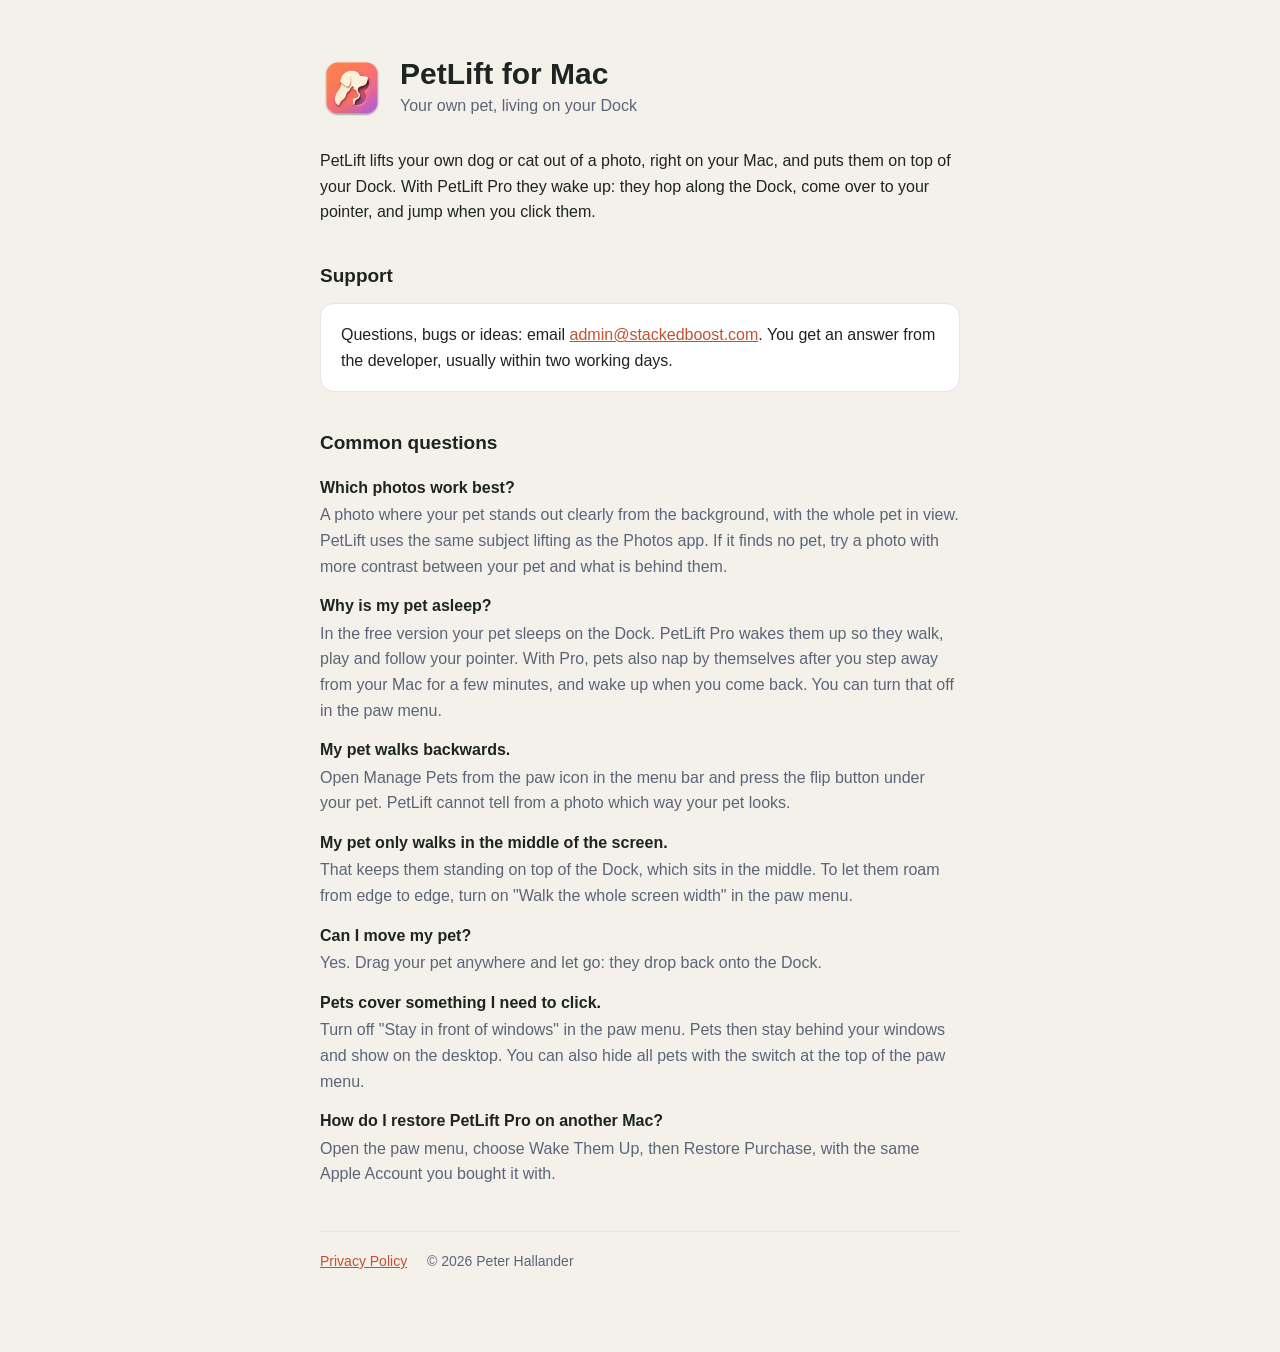
<file: index.html>
<!doctype html>
<html lang="en">
<head>
<meta charset="utf-8">
<meta name="viewport" content="width=device-width,initial-scale=1">
<title>PetLift for Mac: Your Own Pet on Your Dock</title>
<meta name="description" content="PetLift lifts your own dog or cat out of a photo and lets them live on your Mac's Dock. Support and contact.">
<link rel="icon" href="icon.png">
<link rel="stylesheet" href="style.css">
</head>
<body>
<main>
<header>
  <img src="icon.png" alt="">
  <div>
    <h1>PetLift for Mac</h1>
    <p class="sub">Your own pet, living on your Dock</p>
  </div>
</header>

<p>PetLift lifts your own dog or cat out of a photo, right on your Mac, and puts them on top of your Dock. With PetLift Pro they wake up: they hop along the Dock, come over to your pointer, and jump when you click them.</p>

<h2>Support</h2>
<div class="card">
  <p style="margin:0">Questions, bugs or ideas: email <a href="mailto:admin@stackedboost.com?subject=PetLift%20for%20Mac">admin@stackedboost.com</a>. You get an answer from the developer, usually within two working days.</p>
</div>

<h2>Common questions</h2>
<dl>
  <dt>Which photos work best?</dt>
  <dd>A photo where your pet stands out clearly from the background, with the whole pet in view. PetLift uses the same subject lifting as the Photos app. If it finds no pet, try a photo with more contrast between your pet and what is behind them.</dd>
  <dt>Why is my pet asleep?</dt>
  <dd>In the free version your pet sleeps on the Dock. PetLift Pro wakes them up so they walk, play and follow your pointer. With Pro, pets also nap by themselves after you step away from your Mac for a few minutes, and wake up when you come back. You can turn that off in the paw menu.</dd>
  <dt>My pet walks backwards.</dt>
  <dd>Open Manage Pets from the paw icon in the menu bar and press the flip button under your pet. PetLift cannot tell from a photo which way your pet looks.</dd>
  <dt>My pet only walks in the middle of the screen.</dt>
  <dd>That keeps them standing on top of the Dock, which sits in the middle. To let them roam from edge to edge, turn on "Walk the whole screen width" in the paw menu.</dd>
  <dt>Can I move my pet?</dt>
  <dd>Yes. Drag your pet anywhere and let go: they drop back onto the Dock.</dd>
  <dt>Pets cover something I need to click.</dt>
  <dd>Turn off "Stay in front of windows" in the paw menu. Pets then stay behind your windows and show on the desktop. You can also hide all pets with the switch at the top of the paw menu.</dd>
  <dt>How do I restore PetLift Pro on another Mac?</dt>
  <dd>Open the paw menu, choose Wake Them Up, then Restore Purchase, with the same Apple Account you bought it with.</dd>
</dl>

<nav><a href="privacy.html">Privacy Policy</a> <span>© 2026 Peter Hallander</span></nav>
</main>
</body>
</html>
</file>
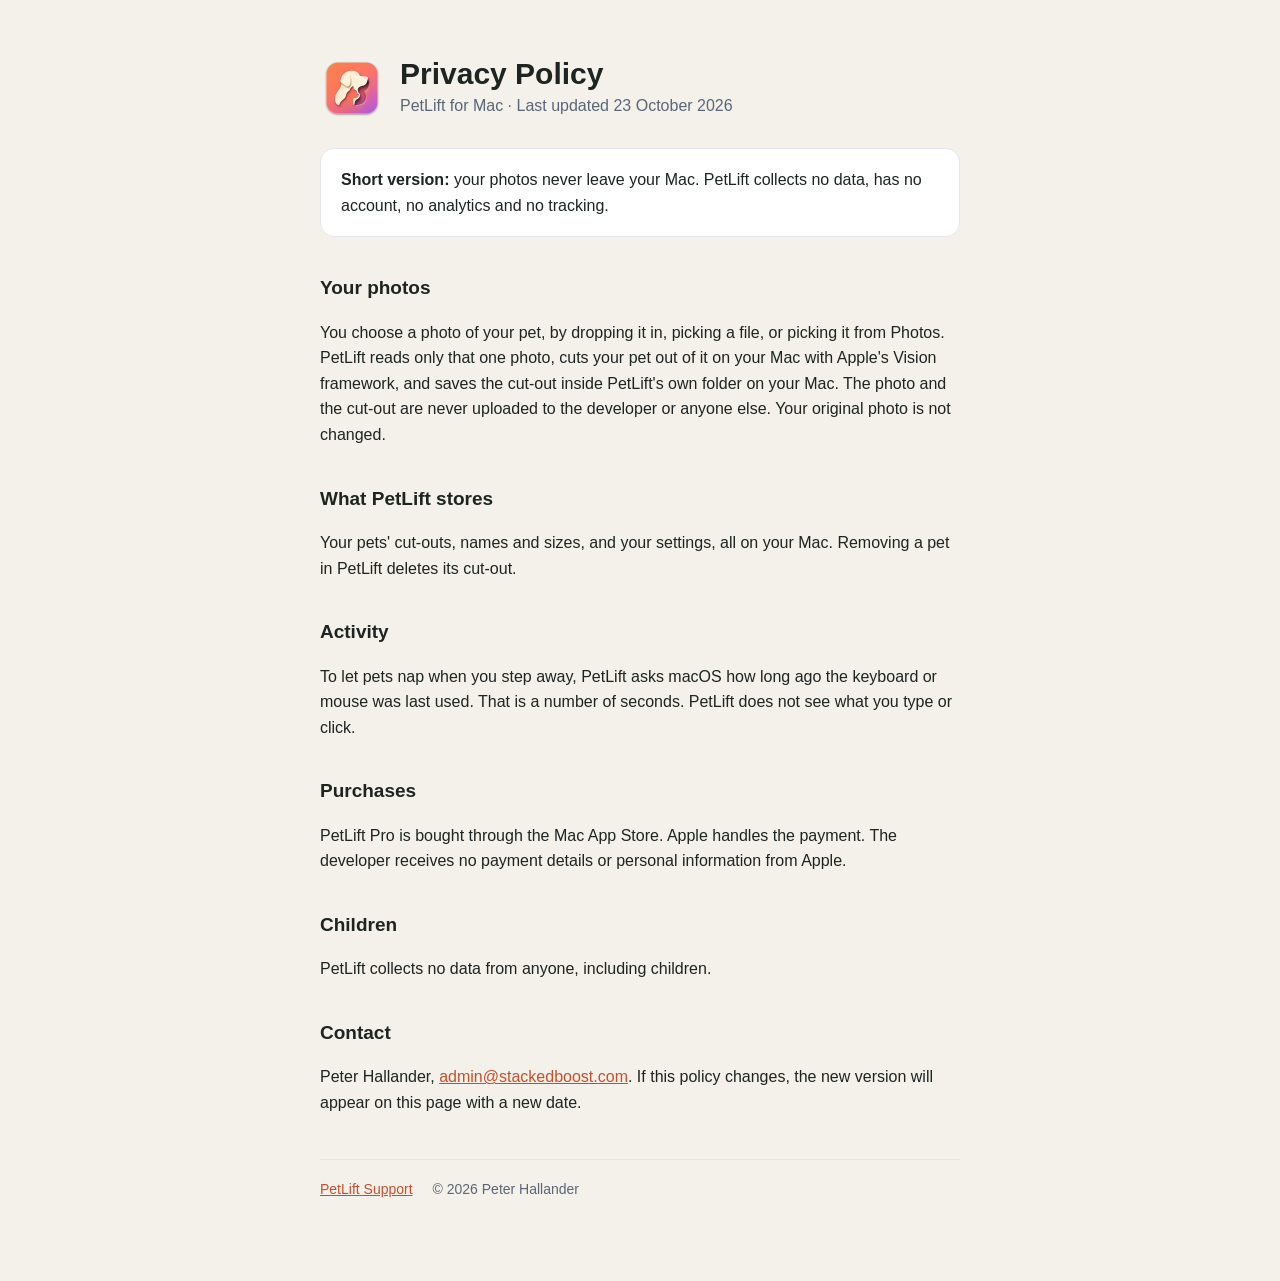
<file: privacy.html>
<!doctype html>
<html lang="en">
<head>
<meta charset="utf-8">
<meta name="viewport" content="width=device-width,initial-scale=1">
<title>PetLift for Mac Privacy Policy</title>
<link rel="icon" href="icon.png">
<link rel="stylesheet" href="style.css">
</head>
<body>
<main>
<header>
  <img src="icon.png" alt="">
  <div>
    <h1>Privacy Policy</h1>
    <p class="sub">PetLift for Mac · Last updated 23 October 2026</p>
  </div>
</header>

<div class="card"><p style="margin:0"><strong>Short version:</strong> your photos never leave your Mac. PetLift collects no data, has no account, no analytics and no tracking.</p></div>

<h2>Your photos</h2>
<p>You choose a photo of your pet, by dropping it in, picking a file, or picking it from Photos. PetLift reads only that one photo, cuts your pet out of it on your Mac with Apple's Vision framework, and saves the cut-out inside PetLift's own folder on your Mac. The photo and the cut-out are never uploaded to the developer or anyone else. Your original photo is not changed.</p>

<h2>What PetLift stores</h2>
<p>Your pets' cut-outs, names and sizes, and your settings, all on your Mac. Removing a pet in PetLift deletes its cut-out.</p>

<h2>Activity</h2>
<p>To let pets nap when you step away, PetLift asks macOS how long ago the keyboard or mouse was last used. That is a number of seconds. PetLift does not see what you type or click.</p>

<h2>Purchases</h2>
<p>PetLift Pro is bought through the Mac App Store. Apple handles the payment. The developer receives no payment details or personal information from Apple.</p>

<h2>Children</h2>
<p>PetLift collects no data from anyone, including children.</p>

<h2>Contact</h2>
<p>Peter Hallander, <a href="mailto:admin@stackedboost.com?subject=PetLift%20privacy">admin@stackedboost.com</a>. If this policy changes, the new version will appear on this page with a new date.</p>

<nav><a href="index.html">PetLift Support</a> <span>© 2026 Peter Hallander</span></nav>
</main>
</body>
</html>
</file>
<file: style.css>
:root{--ink:#1d2422;--muted:#5b6578;--bg:#f4f1ea;--card:#fff;--line:#e3e6ec;--accent:#c4502f}
@media (prefers-color-scheme:dark){:root{--ink:#eef1f6;--muted:#a3abb9;--bg:#1a1917;--card:#24221f;--line:#263044;--accent:#fc795a}}
*{box-sizing:border-box}
body{margin:0;background:var(--bg);color:var(--ink);font:16px/1.6 -apple-system,BlinkMacSystemFont,"SF Pro Text","Segoe UI",sans-serif}
main{max-width:680px;margin:0 auto;padding:56px 20px 80px}
header{display:flex;align-items:center;gap:16px;margin-bottom:28px}
header img{width:64px;height:64px}
h1{font-size:30px;line-height:1.15;margin:0}
.sub{color:var(--muted);margin:2px 0 0}
h2{font-size:19px;margin:36px 0 8px}
p,li{color:var(--ink)}
.muted{color:var(--muted)}
.card{background:var(--card);border:1px solid var(--line);border-radius:14px;padding:18px 20px;margin:12px 0}
a{color:var(--accent)}
nav{margin-top:44px;padding-top:18px;border-top:1px solid var(--line);font-size:14px;color:var(--muted)}
nav a{margin-right:16px}
dt{font-weight:600;margin-top:14px}
dd{margin:2px 0 0;color:var(--muted)}
</file>
